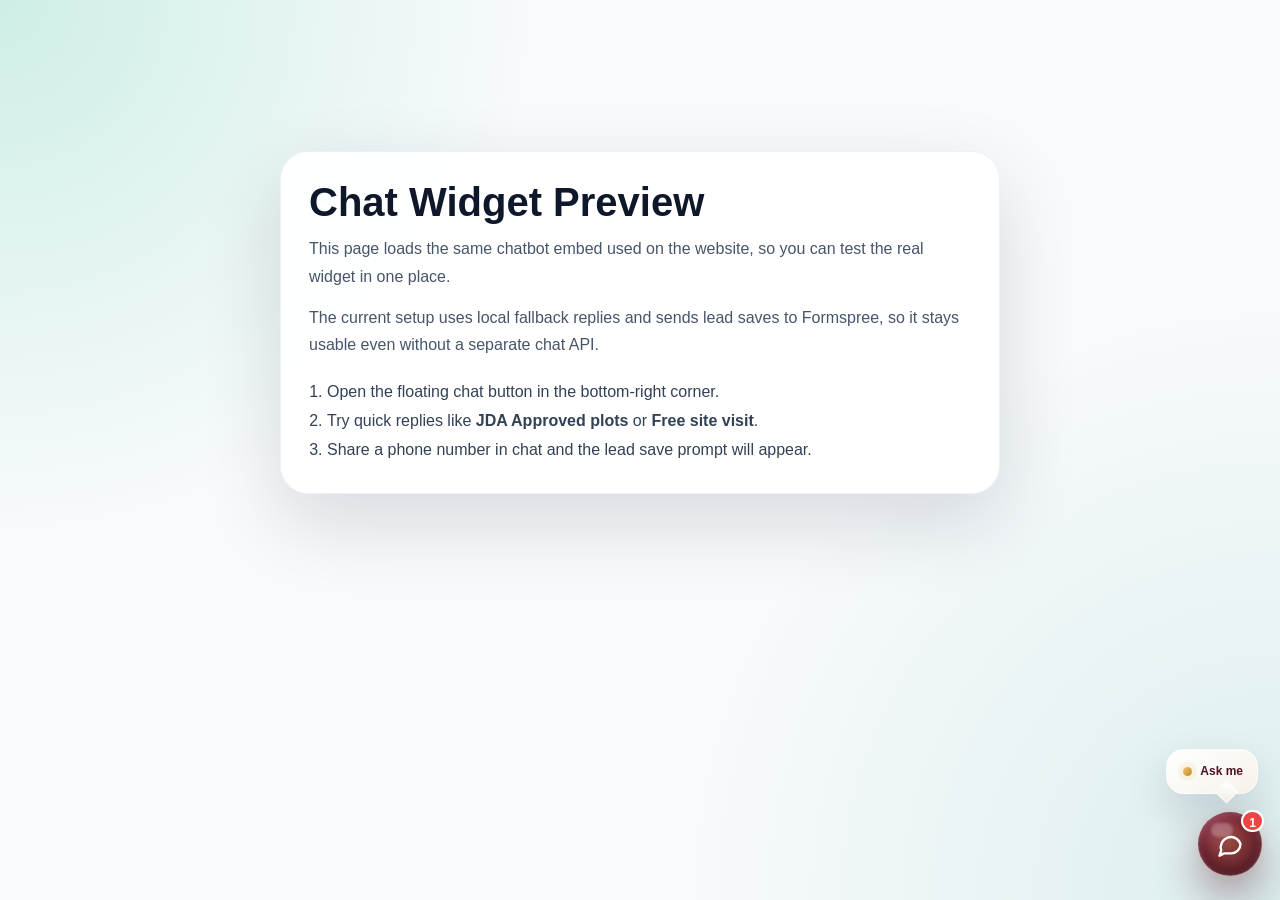
<file: chat-widget.html>
<!DOCTYPE html>
<html lang="en">
<head>
    <meta charset="UTF-8">
    <meta name="viewport" content="width=device-width, initial-scale=1.0">
    <title>Savita Homelands Chat Widget Preview</title>
    <style>
        * { box-sizing: border-box; }
        body {
            margin: 0;
            min-height: 100vh;
            display: grid;
            place-items: center;
            padding: 24px;
            font-family: Manrope, "Segoe UI", Arial, sans-serif;
            background:
                radial-gradient(circle at top left, rgba(16, 185, 129, 0.18), transparent 34%),
                radial-gradient(circle at bottom right, rgba(13, 148, 136, 0.12), transparent 38%),
                #f8fafc;
            color: #0f172a;
        }

        .preview-card {
            width: min(720px, 100%);
            padding: 28px;
            border-radius: 28px;
            background: rgba(255, 255, 255, 0.92);
            box-shadow: 0 28px 80px rgba(15, 23, 42, 0.14);
            border: 1px solid rgba(148, 163, 184, 0.16);
        }

        .preview-card h1 {
            margin: 0 0 10px;
            font-size: clamp(1.8rem, 4vw, 2.5rem);
        }

        .preview-card p {
            margin: 0 0 14px;
            line-height: 1.7;
            color: #475569;
        }

        .preview-list {
            margin: 20px 0 0;
            padding-left: 18px;
            color: #334155;
            line-height: 1.8;
        }
    </style>
</head>
<body>
    <main class="preview-card">
        <h1>Chat Widget Preview</h1>
        <p>This page loads the same chatbot embed used on the website, so you can test the real widget in one place.</p>
        <p>The current setup uses local fallback replies and sends lead saves to Formspree, so it stays usable even without a separate chat API.</p>
        <ol class="preview-list">
            <li>Open the floating chat button in the bottom-right corner.</li>
            <li>Try quick replies like <strong>JDA Approved plots</strong> or <strong>Free site visit</strong>.</li>
            <li>Share a phone number in chat and the lead save prompt will appear.</li>
        </ol>
    </main>

    <script>
        window.SH_CHAT_FORM_ENDPOINT = 'https://formspree.io/f/xykbzggk';
        window.SH_CHAT_PHONE = '8619384178';
        window.SH_CHAT_WHATSAPP = '918619384178';
        window.SH_CHAT_OPEN_WHATSAPP_ON_LEAD = 'true';
        window.SH_CHAT_BRAND_NAME = 'Savita Homelands Jaipur';
        window.SH_CHAT_HEADER_TITLE = 'Savita Homelands-Jaipur';
        window.SH_CHAT_LOGO_URL = 'images/SavitaHomelandslogo.jpg';
        window.SH_CHAT_DEFAULT_LANGUAGE = 'hinglish';
    </script>
    <script src="./embed-script (1).js"></script>
</body>
</html>
</file>
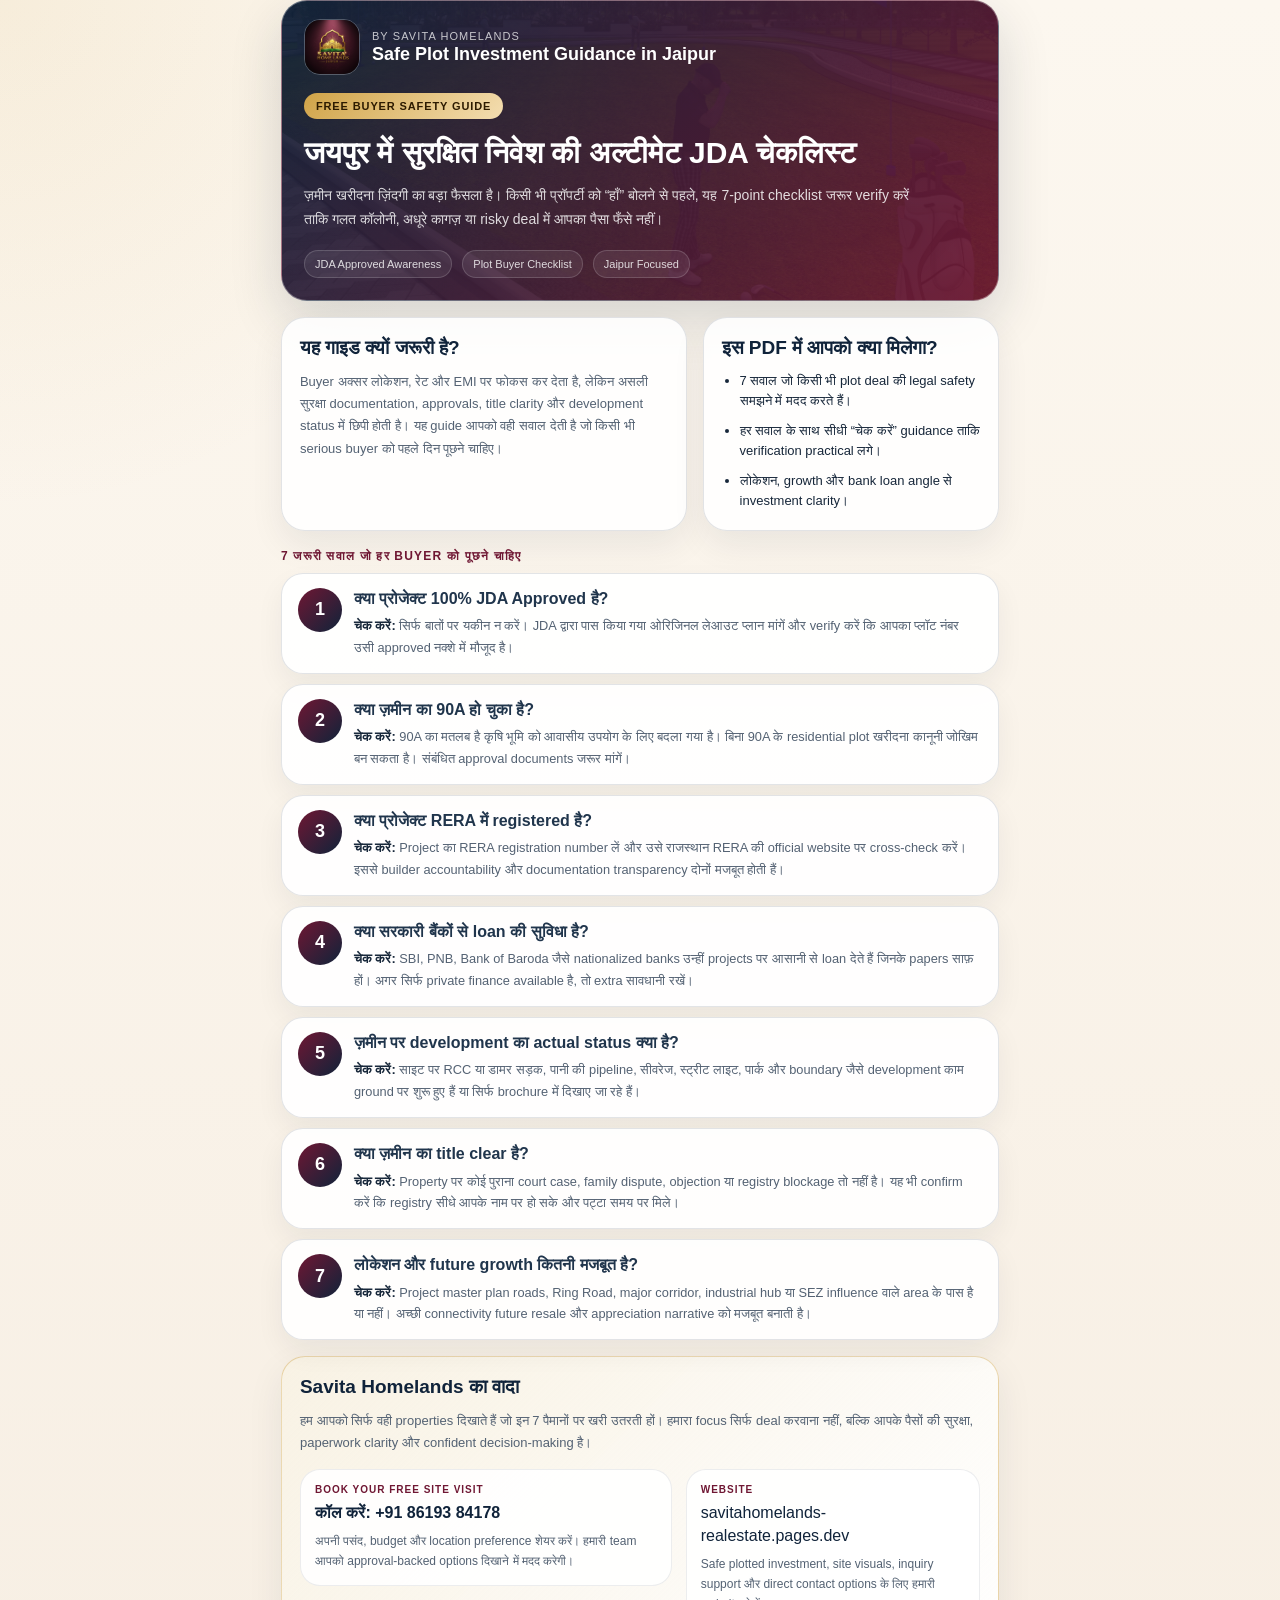
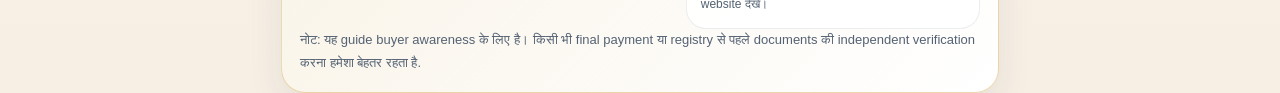
<file: downloads/jda-checklist-guide.html>
<!DOCTYPE html>
<html lang="hi">
<head>
    <meta charset="UTF-8">
    <meta name="viewport" content="width=device-width, initial-scale=1.0">
    <title>जयपुर में सुरक्षित निवेश की अल्टीमेट JDA चेकलिस्ट | Savita Homelands</title>
    <style>
        :root {
            --navy: #10233a;
            --navy-soft: #20354c;
            --maroon: #6f1733;
            --gold: #d0a347;
            --gold-soft: #f4deb1;
            --paper: #fffaf2;
            --line: rgba(16, 35, 58, 0.12);
            --ink: #17273a;
            --ink-soft: #546273;
        }

        @page {
            size: A4;
            margin: 14mm;
        }

        * {
            box-sizing: border-box;
            -webkit-print-color-adjust: exact;
            print-color-adjust: exact;
        }

        body {
            margin: 0;
            font-family: "Nirmala UI", "Segoe UI", "Noto Sans Devanagari", sans-serif;
            color: var(--ink);
            background:
                radial-gradient(circle at top left, rgba(208, 163, 71, 0.12), transparent 24%),
                linear-gradient(180deg, #fcf7ef 0%, #f7efe4 100%);
        }

        .sheet {
            max-width: 190mm;
            margin: 0 auto;
            padding: 0;
        }

        .cover {
            padding: 18px 22px 22px;
            border: 1px solid rgba(255, 255, 255, 0.35);
            border-radius: 26px;
            color: #ffffff;
            background:
                linear-gradient(135deg, rgba(16, 35, 58, 0.94), rgba(111, 23, 51, 0.92)),
                url("../images/image5.jpg") center / cover no-repeat;
            box-shadow: 0 20px 52px rgba(16, 35, 58, 0.16);
        }

        .brand {
            display: flex;
            align-items: center;
            gap: 12px;
            margin-bottom: 18px;
        }

        .brand img {
            width: 56px;
            height: 56px;
            border-radius: 16px;
            border: 1px solid rgba(255, 255, 255, 0.25);
            object-fit: cover;
        }

        .brand small {
            display: block;
            color: rgba(255, 255, 255, 0.74);
            font-size: 11px;
            letter-spacing: 0.1em;
            text-transform: uppercase;
        }

        .brand strong {
            display: block;
            margin-top: 2px;
            font-size: 18px;
            font-weight: 700;
        }

        .badge {
            display: inline-block;
            padding: 7px 12px;
            border-radius: 999px;
            font-size: 11px;
            font-weight: 700;
            letter-spacing: 0.08em;
            text-transform: uppercase;
            color: #2d1b00;
            background: linear-gradient(135deg, var(--gold), var(--gold-soft));
        }

        h1 {
            margin: 16px 0 12px;
            font-size: 30px;
            line-height: 1.18;
            font-weight: 800;
        }

        .cover-lead {
            max-width: 620px;
            font-size: 14px;
            line-height: 1.7;
            color: rgba(255, 255, 255, 0.84);
        }

        .meta {
            display: flex;
            flex-wrap: wrap;
            gap: 10px;
            margin-top: 18px;
        }

        .meta span {
            padding: 7px 10px;
            border: 1px solid rgba(255, 255, 255, 0.16);
            border-radius: 999px;
            font-size: 11px;
            color: rgba(255, 255, 255, 0.82);
            background: rgba(255, 255, 255, 0.08);
        }

        .intro {
            display: grid;
            grid-template-columns: 1.3fr 0.95fr;
            gap: 16px;
            margin-top: 16px;
        }

        .panel {
            padding: 18px;
            border: 1px solid var(--line);
            border-radius: 24px;
            background: rgba(255, 255, 255, 0.88);
            box-shadow: 0 14px 34px rgba(16, 35, 58, 0.07);
        }

        .panel h2,
        .promise h2 {
            margin: 0 0 10px;
            font-size: 19px;
            line-height: 1.3;
            color: var(--navy);
        }

        .panel p,
        .promise p {
            margin: 0;
            font-size: 13px;
            line-height: 1.72;
            color: var(--ink-soft);
        }

        .mini-list {
            margin: 0;
            padding-left: 18px;
        }

        .mini-list li {
            margin-bottom: 10px;
            color: var(--ink);
            font-size: 13px;
            line-height: 1.55;
        }

        .mini-list li:last-child {
            margin-bottom: 0;
        }

        .section-title {
            margin: 18px 0 10px;
            font-size: 12px;
            font-weight: 700;
            letter-spacing: 0.1em;
            text-transform: uppercase;
            color: var(--maroon);
        }

        .checklist {
            display: grid;
            gap: 10px;
        }

        .check {
            display: grid;
            grid-template-columns: 44px 1fr;
            gap: 12px;
            align-items: start;
            padding: 14px 16px;
            border: 1px solid var(--line);
            border-radius: 22px;
            background: rgba(255, 255, 255, 0.92);
            break-inside: avoid;
            box-shadow: 0 12px 28px rgba(16, 35, 58, 0.06);
        }

        .check-number {
            display: grid;
            place-items: center;
            width: 44px;
            height: 44px;
            border-radius: 50%;
            font-size: 18px;
            font-weight: 800;
            color: #ffffff;
            background: linear-gradient(135deg, var(--maroon), var(--navy));
        }

        .check h3 {
            margin: 0 0 6px;
            font-size: 16px;
            line-height: 1.35;
            color: var(--navy-soft);
        }

        .check p {
            margin: 0;
            font-size: 12.8px;
            line-height: 1.7;
            color: var(--ink-soft);
        }

        .check strong {
            color: var(--ink);
        }

        .promise {
            margin-top: 16px;
            padding: 18px;
            border: 1px solid rgba(208, 163, 71, 0.4);
            border-radius: 24px;
            background:
                linear-gradient(135deg, rgba(208, 163, 71, 0.14), rgba(255, 255, 255, 0.88)),
                rgba(255, 255, 255, 0.94);
            box-shadow: 0 14px 36px rgba(16, 35, 58, 0.08);
        }

        .promise-grid {
            display: grid;
            grid-template-columns: 1.2fr 0.95fr;
            gap: 14px;
            align-items: start;
            margin-top: 14px;
        }

        .promise-card {
            padding: 14px;
            border: 1px solid rgba(16, 35, 58, 0.08);
            border-radius: 20px;
            background: rgba(255, 255, 255, 0.9);
        }

        .promise-card small {
            display: block;
            margin-bottom: 6px;
            font-size: 10px;
            font-weight: 700;
            letter-spacing: 0.1em;
            text-transform: uppercase;
            color: var(--maroon);
        }

        .promise-card strong,
        .promise-card a {
            display: block;
            font-size: 16px;
            line-height: 1.45;
            color: var(--navy);
            text-decoration: none;
        }

        .promise-card p {
            margin-top: 8px;
            font-size: 12px;
            line-height: 1.65;
        }

        .footer-note {
            margin-top: 14px;
            font-size: 10.8px;
            line-height: 1.6;
            color: var(--ink-soft);
        }
    </style>
</head>
<body>
    <main class="sheet">
        <section class="cover">
            <div class="brand">
                <img src="../images/SavitaHomelandslogo.jpg" alt="Savita Homelands logo">
                <div>
                    <small>By Savita Homelands</small>
                    <strong>Safe Plot Investment Guidance in Jaipur</strong>
                </div>
            </div>
            <span class="badge">Free Buyer Safety Guide</span>
            <h1>जयपुर में सुरक्षित निवेश की अल्टीमेट JDA चेकलिस्ट</h1>
            <p class="cover-lead">ज़मीन खरीदना ज़िंदगी का बड़ा फैसला है। किसी भी प्रॉपर्टी को “हाँ” बोलने से पहले, यह 7-point checklist जरूर verify करें ताकि गलत कॉलोनी, अधूरे कागज़ या risky deal में आपका पैसा फँसे नहीं।</p>
            <div class="meta">
                <span>JDA Approved Awareness</span>
                <span>Plot Buyer Checklist</span>
                <span>Jaipur Focused</span>
            </div>
        </section>

        <section class="intro">
            <article class="panel">
                <h2>यह गाइड क्यों जरूरी है?</h2>
                <p>Buyer अक्सर लोकेशन, रेट और EMI पर फोकस कर देता है, लेकिन असली सुरक्षा documentation, approvals, title clarity और development status में छिपी होती है। यह guide आपको वही सवाल देती है जो किसी भी serious buyer को पहले दिन पूछने चाहिए।</p>
            </article>
            <article class="panel">
                <h2>इस PDF में आपको क्या मिलेगा?</h2>
                <ul class="mini-list">
                    <li>7 सवाल जो किसी भी plot deal की legal safety समझने में मदद करते हैं।</li>
                    <li>हर सवाल के साथ सीधी “चेक करें” guidance ताकि verification practical लगे।</li>
                    <li>लोकेशन, growth और bank loan angle से investment clarity।</li>
                </ul>
            </article>
        </section>

        <p class="section-title">7 जरूरी सवाल जो हर buyer को पूछने चाहिए</p>
        <section class="checklist">
            <article class="check">
                <div class="check-number">1</div>
                <div>
                    <h3>क्या प्रोजेक्ट 100% JDA Approved है?</h3>
                    <p><strong>चेक करें:</strong> सिर्फ बातों पर यकीन न करें। JDA द्वारा पास किया गया ओरिजिनल लेआउट प्लान मांगें और verify करें कि आपका प्लॉट नंबर उसी approved नक्शे में मौजूद है।</p>
                </div>
            </article>

            <article class="check">
                <div class="check-number">2</div>
                <div>
                    <h3>क्या ज़मीन का 90A हो चुका है?</h3>
                    <p><strong>चेक करें:</strong> 90A का मतलब है कृषि भूमि को आवासीय उपयोग के लिए बदला गया है। बिना 90A के residential plot खरीदना कानूनी जोखिम बन सकता है। संबंधित approval documents जरूर मांगें।</p>
                </div>
            </article>

            <article class="check">
                <div class="check-number">3</div>
                <div>
                    <h3>क्या प्रोजेक्ट RERA में registered है?</h3>
                    <p><strong>चेक करें:</strong> Project का RERA registration number लें और उसे राजस्थान RERA की official website पर cross-check करें। इससे builder accountability और documentation transparency दोनों मजबूत होती हैं।</p>
                </div>
            </article>

            <article class="check">
                <div class="check-number">4</div>
                <div>
                    <h3>क्या सरकारी बैंकों से loan की सुविधा है?</h3>
                    <p><strong>चेक करें:</strong> SBI, PNB, Bank of Baroda जैसे nationalized banks उन्हीं projects पर आसानी से loan देते हैं जिनके papers साफ़ हों। अगर सिर्फ private finance available है, तो extra सावधानी रखें।</p>
                </div>
            </article>

            <article class="check">
                <div class="check-number">5</div>
                <div>
                    <h3>ज़मीन पर development का actual status क्या है?</h3>
                    <p><strong>चेक करें:</strong> साइट पर RCC या डामर सड़क, पानी की pipeline, सीवरेज, स्ट्रीट लाइट, पार्क और boundary जैसे development काम ground पर शुरू हुए हैं या सिर्फ brochure में दिखाए जा रहे हैं।</p>
                </div>
            </article>

            <article class="check">
                <div class="check-number">6</div>
                <div>
                    <h3>क्या ज़मीन का title clear है?</h3>
                    <p><strong>चेक करें:</strong> Property पर कोई पुराना court case, family dispute, objection या registry blockage तो नहीं है। यह भी confirm करें कि registry सीधे आपके नाम पर हो सके और पट्टा समय पर मिले।</p>
                </div>
            </article>

            <article class="check">
                <div class="check-number">7</div>
                <div>
                    <h3>लोकेशन और future growth कितनी मजबूत है?</h3>
                    <p><strong>चेक करें:</strong> Project master plan roads, Ring Road, major corridor, industrial hub या SEZ influence वाले area के पास है या नहीं। अच्छी connectivity future resale और appreciation narrative को मजबूत बनाती है।</p>
                </div>
            </article>
        </section>

        <section class="promise">
            <h2>Savita Homelands का वादा</h2>
            <p>हम आपको सिर्फ वही properties दिखाते हैं जो इन 7 पैमानों पर खरी उतरती हों। हमारा focus सिर्फ deal करवाना नहीं, बल्कि आपके पैसों की सुरक्षा, paperwork clarity और confident decision-making है।</p>

            <div class="promise-grid">
                <article class="promise-card">
                    <small>Book Your Free Site Visit</small>
                    <strong>कॉल करें: +91 86193 84178</strong>
                    <p>अपनी पसंद, budget और location preference शेयर करें। हमारी team आपको approval-backed options दिखाने में मदद करेगी।</p>
                </article>

                <article class="promise-card">
                    <small>Website</small>
                    <a href="https://savitahomelands-realestate.pages.dev/">savitahomelands-realestate.pages.dev</a>
                    <p>Safe plotted investment, site visuals, inquiry support और direct contact options के लिए हमारी website देखें।</p>
                </article>
            </div>

            <p class="footer-note">नोट: यह guide buyer awareness के लिए है। किसी भी final payment या registry से पहले documents की independent verification करना हमेशा बेहतर रहता है.</p>
        </section>
    </main>
</body>
</html>
</file>
